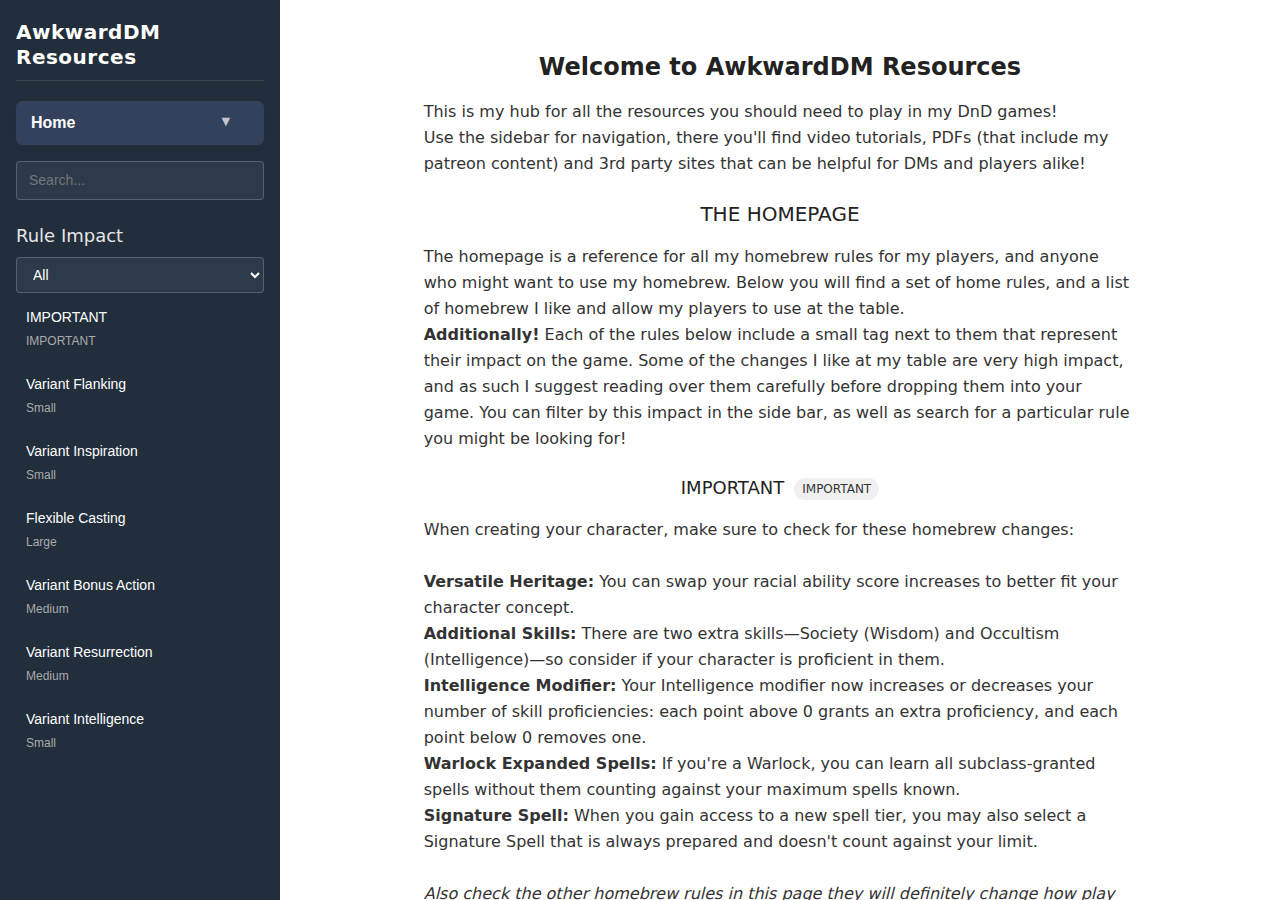
<file: index.html>
<!DOCTYPE html>
<html lang="en">
<head>
  <meta charset="UTF-8">
  <title>HHG Resources</title>
  <link rel="stylesheet" href="style.css">
</head>
<body>
  <div id="container">
    <aside id="sidebar">
      <h1>HHG Resources</h1>
      <nav id="categories"></nav>
    </aside>
    <main id="content">
      <!-- Dynamic content goes here -->
    </main>
  </div>
  <script src="app.js"></script>
</body>
</html>
</file>
<file: style.css>
/* Typography variables */
:root {
  /* Font families */
  --font-primary: 'Segoe UI', system-ui, -apple-system, sans-serif;
  --font-secondary: Georgia, serif;
  --font-mono: 'Consolas', 'Courier New', monospace;
  
  /* Type scale */
  --text-xs: 0.75rem;     /* 12px */
  --text-sm: 0.875rem;    /* 14px */
  --text-base: 1rem;      /* 16px */
  --text-lg: 1.125rem;    /* 18px */
  --text-xl: 1.25rem;     /* 20px */
  --text-2xl: 1.5rem;     /* 24px */
  --text-3xl: 1.875rem;   /* 30px */
  
  /* Line heights */
  --leading-tight: 1.25;
  --leading-snug: 1.375; 
  --leading-normal: 1.5;
  --leading-relaxed: 1.625;
  
  /* Font weights */
  --font-regular: 400;
  --font-medium: 500;
  --font-semibold: 600;
  --font-bold: 700;
}

body, html {
  margin: 0;
  padding: 0;
  height: 100%;
  font-family: var(--font-primary);
  font-size: var(--text-base);
  background: #f4f6f8;
  color: #222;
  line-height: var(--leading-normal);
}

#container {
  display: flex;
  height: 100vh;
}

/* --- Sidebar Styling --- */
#sidebar {
  width: 280px;
  background: #222e3c;
  color: #fff;
  padding: 20px 16px;
  box-sizing: border-box;
  display: flex;
  flex-direction: column;
  overflow-y: auto;
  max-height: 100vh;
  box-shadow: 2px 0 10px rgba(0,0,0,0.1);
}

#sidebar h1 {
  font-size: var(--text-xl);
  margin-top: 0;
  margin-bottom: 20px;
  letter-spacing: 0.025em;
  padding-bottom: 10px;
  border-bottom: 1px solid rgba(255,255,255,0.1);
  font-weight: var(--font-semibold);
}

#sidebar h3 {
  font-size: var(--text-lg);
  margin: 16px 0 8px 0;
  color: #e5e5e5;
  font-weight: var(--font-medium);
}

#sidebar h3:first-of-type {
  margin-top: 8px;
}

/* Move search below categories, add margin */
#sidebar .cat-nav {
  margin-bottom: 16px;
}

/* Form element styling */
#search,
.cat-dropdown, 
#widget-category-select {
  width: 100%;
  padding: 8px 12px;
  border-radius: 4px;
  border: 1px solid rgba(255,255,255,0.2);
  background-color: #2c3a4a;
  color: white;
  font-size: var(--text-sm);
  margin: 0;
  box-sizing: border-box;
  line-height: var(--leading-normal);
}

#search:focus,
.cat-dropdown:focus, 
#widget-category-select:focus {
  border-color: #4d7cc9;
  outline: none;
}

#sidebar .cat-nav + #search {
  margin-top: 0;
}

.cat-search-wrapper {
  display: flex;
  flex-direction: column;
  gap: 16px;
  margin-bottom: 16px;
}

#categories {
  display: none;
}

#categories button {
  display: block;
  width: 100%;
  background: none;
  border: none;
  color: #fff;
  text-align: left;
  padding: 10px 0;
  font-size: 1em;
  cursor: pointer;
  border-radius: 4px;
  transition: background 0.2s;
}

#categories button.active,
#categories button:hover {
  background: #33415c;
}

/* Content area styling */
#content {
  flex: 1;
  padding: 0;
  overflow-y: auto;
  background: #fff;
  border-radius: 0;
  box-shadow: none;
  display: flex;
  flex-wrap: wrap;
  gap: 0px;
  overflow-x: hidden;
  max-width: 100%;
  position: relative; /* Add this to ensure absolute positioning works correctly */
}

#content input[type="text"], #content select {
  font-size: 1em;
  padding: 8px 12px;
  border-radius: 6px;
  border: 1px solid #ccc;
  margin-bottom: 0;
}

/* Card styling */
.card {
  background: #f9fafb;
  border-radius: 8px;
  box-shadow: 0 2px 8px rgba(0,0,0,0.04);
  padding: 20px;
  width: 320px;
  display: flex;
  flex-direction: column;
  gap: 12px;
}

.card h2 {
  margin: 0 0 12px 0;
  font-size: var(--text-xl);
  line-height: var(--leading-tight);
  font-weight: var(--font-semibold);
}

.card p {
  margin: 0 0 12px 0;
  color: #444; /* Improved contrast from #555 */
  width: 100%;
  margin-left: 0;
  margin-right: 0;
  line-height: var(--leading-relaxed);
  font-size: var(--text-base);
}

.card video,
.card iframe,
.card embed {
  width: 100%;
  border-radius: 6px;
  background: #000;
  min-height: 180px;
}

.card a.button {
  display: inline-block;
  padding: 8px 16px;
  background: #222e3c;
  color: #fff;
  border-radius: 4px;
  text-decoration: none;
  text-align: center;
  margin-top: 8px;
  transition: background 0.2s;
}

.card a.button:hover {
  background: #33415c;
}

/* Home page styling */
.home-page {
  max-width: none;
  margin: 0;
  background: none;
  border-radius: 0;
  box-shadow: none;
  text-align: center; /* This centers headings and other elements */
  width: 100%;
  padding: 32px 0px;
  box-sizing: border-box;
}

/* Paragraph width control - text left-aligned but paragraph centered */
.home-page p {
  max-width: 70ch; /* Character measure for optimal reading */
  width: 90%;
  margin-left: auto; /* Changed back to auto to center the paragraph block */
  margin-right: auto;
  line-height: var(--leading-relaxed);
  color: #333;
  margin-bottom: 1.5em;
  font-size: var(--text-base);
  text-align: left; /* Paragraphs have left-aligned text */
}

/* Style paragraphs in widget content to have the same width constraint */
.widget-content-container p {
  max-width: 70ch; /* Character measure for optimal reading */
  width: 100%;
  margin-left: auto;
  margin-right: auto;
  line-height: var(--leading-relaxed);
}

/* Responsive design */
@media (max-width: 900px) {
  #container {
    flex-direction: column;
  }
  #sidebar {
    width: 100%;
    flex-direction: row;
    align-items: center;
    padding: 12px;
  }
  #content {
    border-radius: 0;
    padding: 0;
    gap: 16px;
  }
  .card {
    width: 100%;
  }
  
  .home-page p, 
  .widget-content-container p {
    width: 85%;
    font-size: calc(var(--text-base) - 0.05rem);
  }
  
  .card h2 {
    font-size: calc(var(--text-xl) - 0.05rem);
  }
  
  .card p {
    font-size: calc(var(--text-base) - 0.05rem);
    line-height: var(--leading-normal);
  }
}

@media (max-width: 600px) {
  :root {
    /* Slightly smaller base text on very small screens */
    --text-base: 0.95rem;
  }
  
  .home-page p, 
  .widget-content-container p {
    width: 95%;
  }
}

@media (min-width: 901px) {
  #content {
    width: calc(100% - 280px);
    box-sizing: border-box;
  }
}

/* --- Slide-out section type selector --- */
.section-slideout {
  position: relative;
  margin-bottom: 16px;
  width: 100%;
  z-index: 2;
}

.section-slideout-base {
  display: block;
  width: 100%;
  background: #33415c;
  color: #fff;
  border: none;
  border-radius: 6px;
  padding: 10px 15px;
  font-size: var(--text-base);
  text-align: left;
  cursor: pointer;
  position: relative;
  transition: background 0.2s;
  font-weight: var(--font-semibold);
  box-shadow: 0 2px 8px rgba(0,0,0,0.04);
  line-height: var(--leading-normal);
}

.section-slideout-base:after {
  content: '▼';
  float: right;
  margin-right: 16px;
  font-size: 0.9em;
  opacity: 0.7;
  transition: transform 0.2s;
}

.section-slideout .section-slideout-options[style*="display: block"] ~ .section-slideout-base:after,
.section-slideout .section-slideout-options[style*="display: block"] + .section-slideout-base:after {
  transform: rotate(-180deg);
}

.section-slideout-options {
  display: none;
  position: absolute;
  left: 0;
  top: 100%;
  width: 100%;
  background: #222e3c;
  border-radius: 0 0 8px 8px;
  box-shadow: 0 6px 16px rgba(0,0,0,0.08);
  overflow: hidden;
  animation: slideDown 0.18s ease;
}

.section-slideout:hover .section-slideout-options,
.section-slideout:focus-within .section-slideout-options {
  display: block;
}

.section-slideout-options button {
  display: block;
  width: 100%;
  background: none;
  border: none;
  color: #fff;
  text-align: left;
  padding: 12px 0 12px 18px;
  font-size: var(--text-base);
  cursor: pointer;
  border-radius: 0;
  transition: background 0.18s;
  line-height: var(--leading-normal);
}

.section-slideout-options button.active,
.section-slideout-options button:hover {
  background: #33415c;
}

@keyframes slideDown {
  from { opacity: 0; transform: translateY(-10px);}
  to { opacity: 1; transform: translateY(0);}
}

/* --- Video list styling --- */
.video-list {
  margin-top: 18px;
}

.video-list button {
  display: block;
  width: 100%;
  background: none;
  border: none;
  color: #fff;
  text-align: left;
  padding: 8px 0 2px 0;
  cursor: pointer;
  border-radius: 4px;
  margin-bottom: 2px;
  font-size: var(--text-base);
  transition: background 0.18s;
  line-height: var(--leading-normal);
}

.video-list button.active,
.video-list button:hover {
  background: #33415c;
}

.video-list div {
  font-size: var(--text-sm);
  color: #bbb;
  margin-left: 8px;
  margin-bottom: 8px; /* Increased for better spacing */
}

/* --- Media embeds --- */
#content iframe,
#content video,
.video-embed {
  width: 100%;
  height: 100vh;
  min-height: 320px;
  border-radius: 8px;
  background: #000;
  display: block;
  max-width: 100%;
}

/* --- PDF and Video containers --- */
.pdf-viewer-container,
.video-viewer-container {
  position: absolute; /* Changed from fixed to absolute */
  top: 0;
  left: 0;
  width: 100%;
  height: 100%;
  margin: 0;
  padding: 0;
  overflow: hidden;
  z-index: 1; /* Lower z-index so it stays within content area */
  background: #000;
  display: flex; /* Add flex to ensure content fills container */
  align-items: center;
  justify-content: center;
}

.pdf-viewer,
.video-viewer {
  position: absolute;
  top: 0; left: 0; width: 100%; height: 100%;
  margin: 0; padding: 0;
}

.pdf-embed {
  position: absolute;
  top: 0; left: 0; width: 100%; height: 100%;
  border: none;
  margin: 0; padding: 0;
  display: block;
  background: #222e3c;
  max-width: 100%;
}

.video-content {
  position: static; /* Changed from relative to static */
  width: 100%;
  height: 100%;
  padding: 0;
  margin: 0;
  background: #000;
  display: flex;
  justify-content: center;
  align-items: center;
  flex: 1; /* Make sure it takes full available space */
}

.video-embed {
  width: 100%;
  height: 100%; /* Ensure it takes full height */
  border: none;
  margin: 0;
  padding: 0;
  object-fit: contain; /* Ensures video maintains aspect ratio */
  background: transparent;
  max-width: 100vw;
  max-height: 100vh;
}

/* YouTube specific adjustment - for better aspect ratio handling */
iframe.video-embed {
  aspect-ratio: 16/9; /* Maintain aspect ratio for videos */
  height: auto; /* Let the aspect ratio determine height */
  min-height: 80vh; /* Ensure a good minimum height */
  max-height: 100vh;
}

close-btn {
  position: absolute;
  top: 18px;
  right: 32px;
  z-index: 2;
  padding: 8px 18px;
  border: none;
  border-radius: 6px;
  background: #222e3c;
  color: #fff;
  cursor: pointer;
  font-size: 1.1em;
}

.home-banner {
  max-width: 100%;
  border-radius: 8px;
  margin: 24px 0;
}

/* --- Sidebar widget lists --- */
.widget-sidebar-list {
  flex: 1;
  overflow-y: auto;
  padding-right: 6px;
  margin-top: 6px;
  margin-bottom: 10px;
  max-height: 50vh;
  scrollbar-width: thin;
  scrollbar-color: #4a5568 #1e2a3a;
}

/* Unified scrollbar styling */
.widget-sidebar-list::-webkit-scrollbar,
#homepage-widget-nav::-webkit-scrollbar {
  width: 6px;
}

.widget-sidebar-list::-webkit-scrollbar-track,
#homepage-widget-nav::-webkit-scrollbar-track {
  background: #1e2a3a;
  border-radius: 4px;
}

.widget-sidebar-list::-webkit-scrollbar-thumb,
#homepage-widget-nav::-webkit-scrollbar-thumb {
  background: #4a5568;
  border-radius: 4px;
}

.widget-sidebar-list::-webkit-scrollbar-thumb:hover,
#homepage-widget-nav::-webkit-scrollbar-thumb:hover {
  background: #5a6578;
}

/* Firefox scrollbar styling */
#homepage-widget-nav {
  scrollbar-width: thin;
  scrollbar-color: #4a5568 #1e2a3a;
}

/* Sidebar button styling */
.widget-sidebar-list button {
  display: block;
  width: 100%;
  background: none;
  border: none;
  color: #fff;
  text-align: left;
  padding: 8px 10px;
  font-size: var(--text-sm);
  cursor: pointer;
  border-radius: 4px;
  margin-bottom: 6px; /* Increased for better spacing */
  transition: background 0.2s;
  padding-bottom: 10px;
  line-height: var(--leading-normal);
}

.home-page-widget {
  max-width: 100%;
  overflow-x: hidden;
  box-sizing: border-box;
}

/* Widget title container - modified to align elements horizontally */
.widget-title-container {
  display: flex;
  align-items: center;
  justify-content: center;
  gap: 10px;
  margin-bottom: 16px;
}

/* Widget name - ensure it doesn't grow too large */
.widget-name {
  margin: 0;
  flex-shrink: 0;
}

/* Widget category label - modified for horizontal layout */
.widget-category-label {
  display: inline-block;
  background-color: #f0f0f0;
  padding: 2px 8px;
  border-radius: 12px;
  font-size: var(--text-xs);
  color: #333;
  font-weight: var(--font-medium);
  flex-shrink: 0;
}
.text-box {
  max-width: 400px; /* Approx 50 characters */
  padding: 5px;
  background-color: #f9f9f9;
  border-radius: 5px;
  box-shadow: 0 2px 5px rgba(0, 0, 0, 0.2);
  margin: 5px auto;
  font-size: 16px;
  line-height: 1.5;
}
/* Sidebar components */
#sidebar-list {
  flex: 1;
  display: flex;
  flex-direction: column;
  overflow: hidden;
}

/* Inline category/description text */
.sidebar-item-info {
  font-size: var(--text-xs);
  color: #aaa;
  margin-top: 4px; /* Increased for better spacing */
  white-space: nowrap;
  overflow: hidden;
  text-overflow: ellipsis;
  max-width: 100%;
  display: block;
  line-height: var(--leading-normal);
}

/* No results message */
.no-results {
  color: #bbb;
  padding: 8px 10px;
  font-size: var(--text-sm);
  font-style: italic;
  line-height: var(--leading-normal);
}

/* Hidden elements */
.sidebar-category-label {
  display: none;
}

/* Image handling */
img {
  max-width: 100%;
  height: auto;
}

/* New helper classes for typography */
.text-balance {
  text-wrap: balance;
}

.text-pretty {
  text-wrap: pretty;
}

/* Improve heading hierarchy */
h1 {
  font-size: var(--text-3xl);
  line-height: var(--leading-tight);
  margin-bottom: 0.8em;
  font-weight: var(--font-bold);
}

h2 {
  font-size: var(--text-2xl);
  line-height: var(--leading-tight);
  margin-bottom: 0.7em;
  font-weight: var(--font-semibold);
}

h3 {
  font-size: var(--text-xl);
  line-height: var(--leading-snug);
  margin-bottom: 0.6em;
  font-weight: var(--font-medium);
}

h4 {
  font-size: var(--text-lg);
  line-height: var(--leading-snug);
  margin-bottom: 0.5em;
  font-weight: var(--font-medium);
}

/* Better contrast for accessibility */
.widget-category-label {
  display: inline-block;
  background-color: #f0f0f0;
  padding: 2px 8px;
  border-radius: 12px;
  font-size: var(--text-xs);
  color: #333; /* Ensure good contrast */
  font-weight: var(--font-medium);
}

/* Flanking Widget Layout - minimal, only for structure/spacing */
.flanking-widget-container {
  display: flex;
  flex-direction: column;
  width: 100%;
  position: relative;
  overflow: hidden;
  max-height: fit-content; /* Prevent unnecessary height */
}

.flanking-widget-content {
  display: flex;
  overflow: hidden;
}

.flanking-widget-left-column,
.flanking-widget-right-column {
  width: 33%;
  overflow-y: auto;
  padding: 15px;
  box-sizing: border-box;
  background-color: #ffffff;
  border-radius: 4px;
}

.flanking-widget-center-column {
  flex: 1 1 50%;
  display: flex;
  flex-direction: column;
  position: relative;
  min-width: 0;
  overflow-y: auto;
}

/* Responsive for widget */
@media (max-width: 900px) {
  .flanking-widget-content {
    flex-direction: column;
  }
  .flanking-widget-left-column,
  .flanking-widget-right-column {
    width: 100%;
    max-height: 40vh;
  }
}

.flanking-widget-canvas-container {
  width: 100%;
  position: relative;
}

.flanking-widget-left-column h3,
.flanking-widget-right-column h3 {
  margin-top: 0;
  padding-bottom: 10px;
  border-bottom: 1px solid #e0e0e0;
  color: #333;
}

/* Make sure paragraphs in flanking widget have proper styling */
.flanking-widget-left-column .widget-content-container p,
.flanking-widget-right-column .widget-content-container p {
  margin-bottom: 1em;
  font-size: var(--text-base);
  line-height: var(--leading-relaxed);
  color: #333;
}

/* Fix for the purple space issue */
#homepage-widget-1 > div.widget-content-container.flanking-widget-container {
  height: auto;
  padding-bottom: 10px;
  margin-bottom: 0;
}

/* --- Pinterest Style Image Board --- */
.masonry-container {
  column-width: 300px; /* Define minimum column width instead of count */
  column-gap: 10px;
  padding: 15px;
  width: 100%;
  box-sizing: border-box;
}

.masonry-item {
  break-inside: avoid; /* Critical - prevents items breaking across columns */
  margin-bottom: 10px; /* Vertical spacing between items */
  overflow: hidden;
  border-radius: 8px;
  box-shadow: 0 2px 10px rgba(0,0,0,0.08);
  transition: transform 0.3s ease;
  position: relative;
  padding: 0;
  line-height: 0;
  font-size: 0;
  background: transparent;
  display: inline-block; /* Important for column-based layout */
  width: 100%; /* Take full width of the column */
}

.masonry-item:hover {
  transform: translateY(-5px);
  box-shadow: 0 5px 15px rgba(0,0,0,0.15);
}

.image-wrapper {
  position: relative;
  width: 100%;
  line-height: 0; /* Remove extra space */
  cursor: pointer;
  overflow: hidden;
  display: block;
  border-radius: 8px;
  font-size: 0; /* Remove text node spacing */
  height: 100%; /* Ensure it takes full height */
}

.image-wrapper img {
  width: 100%;
  display: block;
  object-fit: cover;
  border-radius: 8px;
  transition: transform 0.3s ease;
  height: auto;
  margin: 0; /* Ensure no margins */
}

.image-overlay {
  position: absolute;
  top: 0;
  left: 0;
  right: 0;
  bottom: 0; /* Use all sides instead of height/width */
  background: linear-gradient(to bottom, rgba(0,0,0,0.3) 0%, rgba(0,0,0,0.7) 100%);
  display: flex;
  flex-direction: column;
  justify-content: flex-end;
  padding: 15px;
  box-sizing: border-box;
  opacity: 0;
  transition: opacity 0.3s ease;
  border-radius: 8px;
}

.image-wrapper:hover .image-overlay {
  opacity: 1;
}

.image-title {
  color: white;
  margin: 0 0 6px 0;
  font-size: var(--text-lg);
  line-height: var(--leading-tight);
  font-weight: var(--font-semibold);
  text-shadow: 0 1px 3px rgba(0,0,0,0.5);
}

.image-description {
  color: rgba(255,255,255,0.9);
  margin: 0;
  font-size: var(--text-sm);
  line-height: var(--leading-snug);
  text-shadow: 0 1px 2px rgba(0,0,0,0.5);
  overflow: hidden;
  display: -webkit-box;
  -webkit-box-orient: vertical;
}

/* Lightbox for full-size image view */
.image-lightbox {
  position: fixed;
  top: 0;
  left: 0;
  width: 100%;
  height: 100%;
  background-color: rgba(0,0,0,0.9);
  display: flex;
  flex-direction: column;
  justify-content: center;
  align-items: center;
  z-index: 1000;
  padding: 30px;
  box-sizing: border-box;
}

.lightbox-close-btn {
  position: absolute;
  top: 20px;
  right: 20px;
  background: none;
  border: none;
  color: white;
  font-size: 30px;
  cursor: pointer;
  z-index: 1001;
}

.lightbox-image-container {
  max-width: 90%;
  max-height: 80vh;
  overflow: hidden;
  display: flex;
  justify-content: center;
  align-items: center;
}

.lightbox-image-container img {
  max-width: 100%;
  max-height: 80vh;
  object-fit: contain;
}

.lightbox-caption {
  color: white;
  text-align: center;
  margin-top: 15px;
  max-width: 80%;
}

.lightbox-caption h3 {
  margin: 0 0 6px 0;
  font-size: var(--text-xl);
}

.lightbox-caption p {
  margin: 0;
  opacity: 0.8;
  font-size: var(--text-base);
}

.no-results-message {
  padding: 20px;
  text-align: center;
  font-size: var(--text-lg);
  color: #666;
}

/* Responsive design for image board - adjust min column width on different screens */
@media (max-width: 1200px) {
  .masonry-container {
    column-width: 280px; /* Slightly smaller columns on medium screens */
  }
}

@media (max-width: 900px) {
  .masonry-container {
    column-width: 260px; /* Even smaller columns on small screens */
  }
}

@media (max-width: 600px) {
  .masonry-container {
    column-width: 90vw; /* One column on mobile (90% of viewport width) */
    padding: 10px;
  }
  
  .lightbox-image-container {
    max-width: 95%;
  }
  
  .lightbox-caption {
    max-width: 95%;
  }
}

/* --- Website Gallery Styling --- */
.website-gallery {
  display: grid;
  grid-template-columns: repeat(auto-fill, minmax(300px, 1fr));
  gap: 20px;
  padding: 20px;
  width: 100%;
  box-sizing: border-box;
}

.website-card {
  background: #ffffff;
  border-radius: 8px;
  box-shadow: 0 2px 12px rgba(0,0,0,0.08);
  overflow: hidden;
  transition: transform 0.3s ease, box-shadow 0.3s ease;
  cursor: pointer;
  display: flex;
  flex-direction: column;
  position: relative;
}

.website-card:hover {
  transform: translateY(-5px);
  box-shadow: 0 8px 16px rgba(0,0,0,0.12);
}

.website-card.highlight {
  box-shadow: 0 0 0 3px #4d7cc9, 0 8px 16px rgba(0,0,0,0.12);
}

.website-preview {
  height: 140px;
  background: #f0f4f8;
  display: flex;
  align-items: center;
  justify-content: center;
  overflow: hidden;
  border-bottom: 1px solid #e5e9ef;
}

.website-icon {
  width: 100%;
  height: 100%;
  display: flex;
  align-items: center;
  justify-content: center;
}

.website-icon img {
  width: 100%;
  height: 100%;
  object-fit: cover;
}

.default-website-icon {
  font-size: 40px;
  color: #4d7cc9;
}

.website-info {
  padding: 16px;
  flex: 1;
  display: flex;
  flex-direction: column;
}

.website-title {
  margin: 0 0 10px 0;
  font-size: var(--text-lg);
  line-height: var(--leading-tight);
  color: #222e3c;
  font-weight: var(--font-semibold);
}

.website-category-tag {
  display: inline-block;
  background-color: #f0f4f8;
  padding: 2px 8px;
  border-radius: 12px;
  font-size: var(--text-xs);
  color: #444;
  font-weight: var(--font-medium);
  margin-left: 6px;
  vertical-align: middle;
}

.website-description {
  margin: 0 0 16px 0;
  color: #555;
  font-size: var(--text-sm);
  line-height: var(--leading-relaxed);
  flex: 1;
  display: -webkit-box;
  -webkit-line-clamp: 3;
  -webkit-box-orient: vertical;
  overflow: hidden;
}

.visit-website-button {
  display: inline-block;
  padding: 8px 16px;
  background: #222e3c;
  color: #fff;
  border-radius: 4px;
  text-decoration: none;
  text-align: center;
  font-size: var(--text-sm);
  font-weight: var(--font-medium);
  transition: background 0.2s;
  align-self: flex-start;
  margin-top: auto;
}

.visit-website-button:hover {
  background: #33415c;
}

/* Sidebar icon for websites */
.sidebar-item-icon {
  display: inline-block;
  margin-right: 6px;
  opacity: 0.7;
}

/* Legacy website button styling */
.website-link-container {
  display: flex;
  align-items: center;
  gap: 10px;
  margin-top: 10px;
}

.website-button {
  display: inline-flex;
  align-items: center;
  gap: 6px;
  padding: 8px 16px;
  background: #222e3c;
  color: #fff;
  border-radius: 4px;
  text-decoration: none;
  font-size: var(--text-sm);
  transition: background 0.2s;
}

.website-button:hover {
  background: #33415c;
}

/* Responsive adjustments for website gallery */
@media (max-width: 900px) {
  .website-gallery {
    grid-template-columns: repeat(auto-fill, minmax(260px, 1fr));
    gap: 15px;
    padding: 15px;
  }
}

@media (max-width: 600px) {
  .website-gallery {
    grid-template-columns: 1fr;
    padding: 10px;
  }
}
</file>
